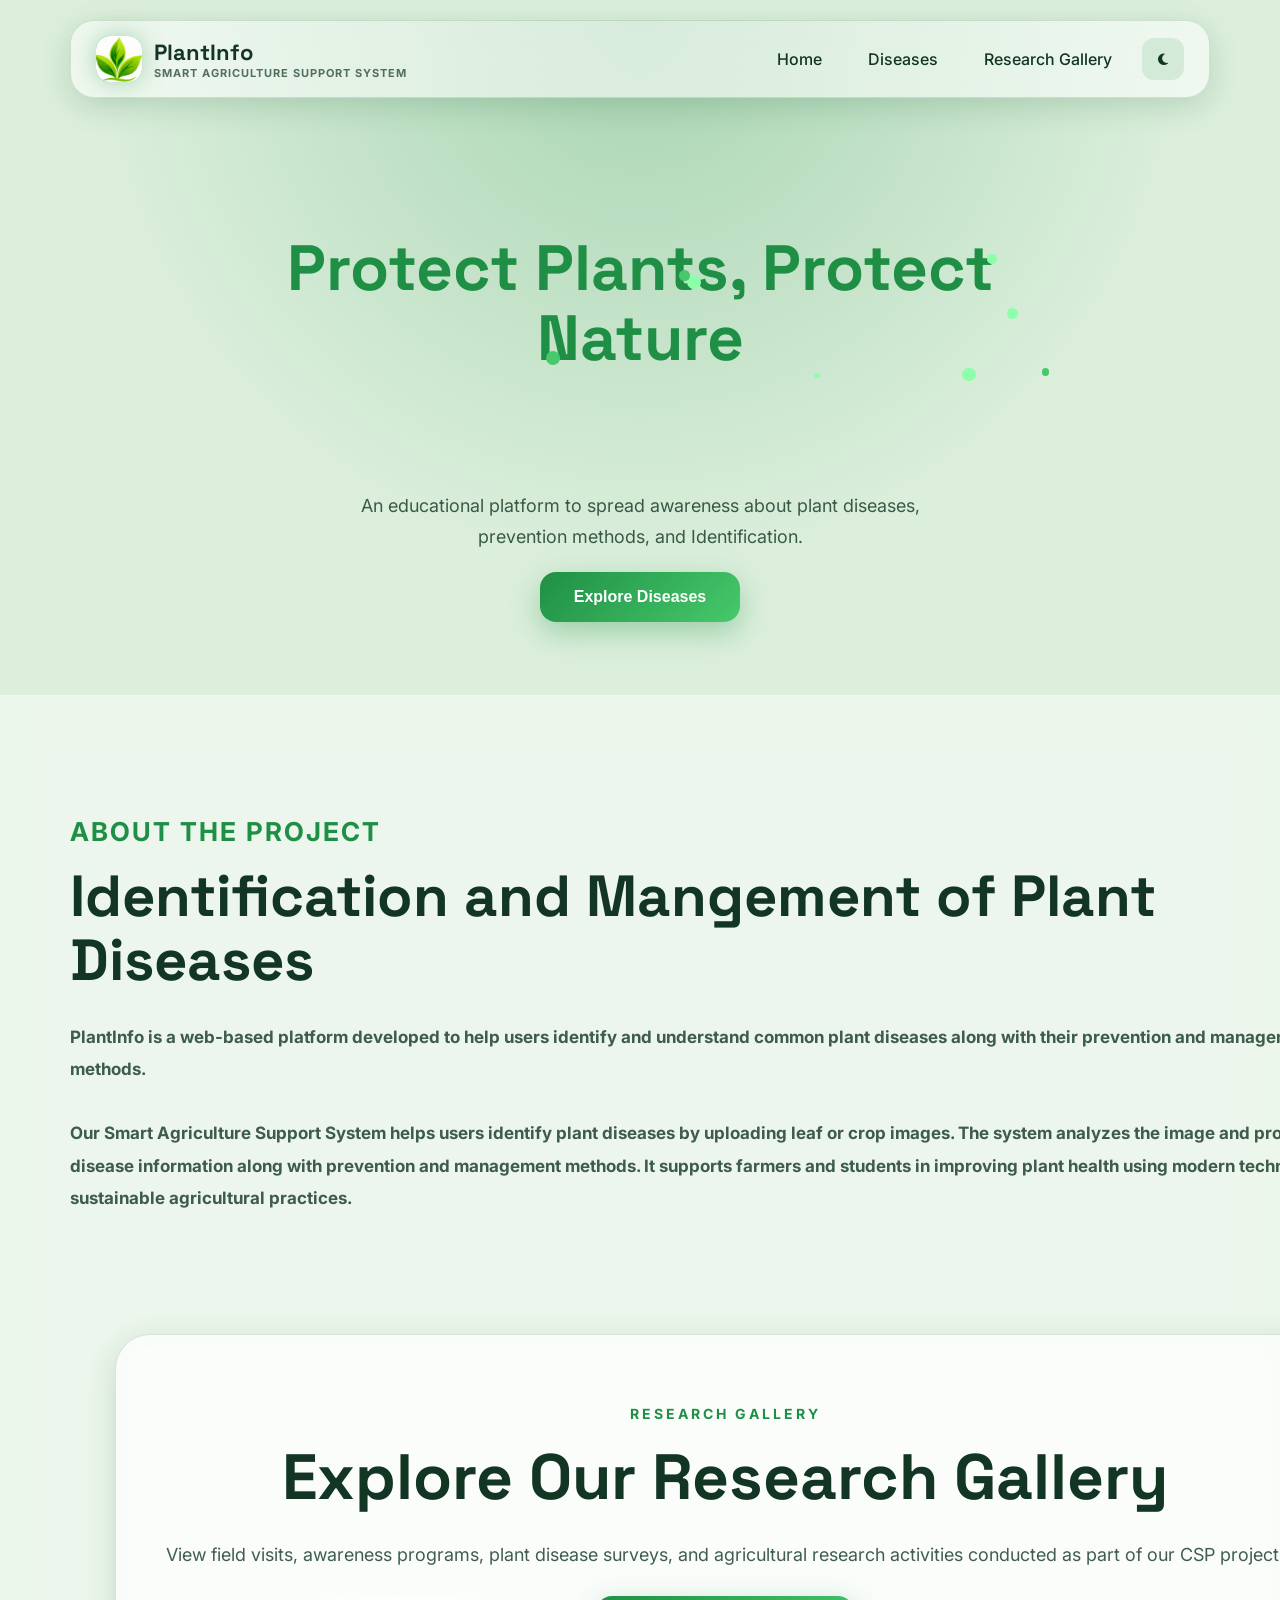
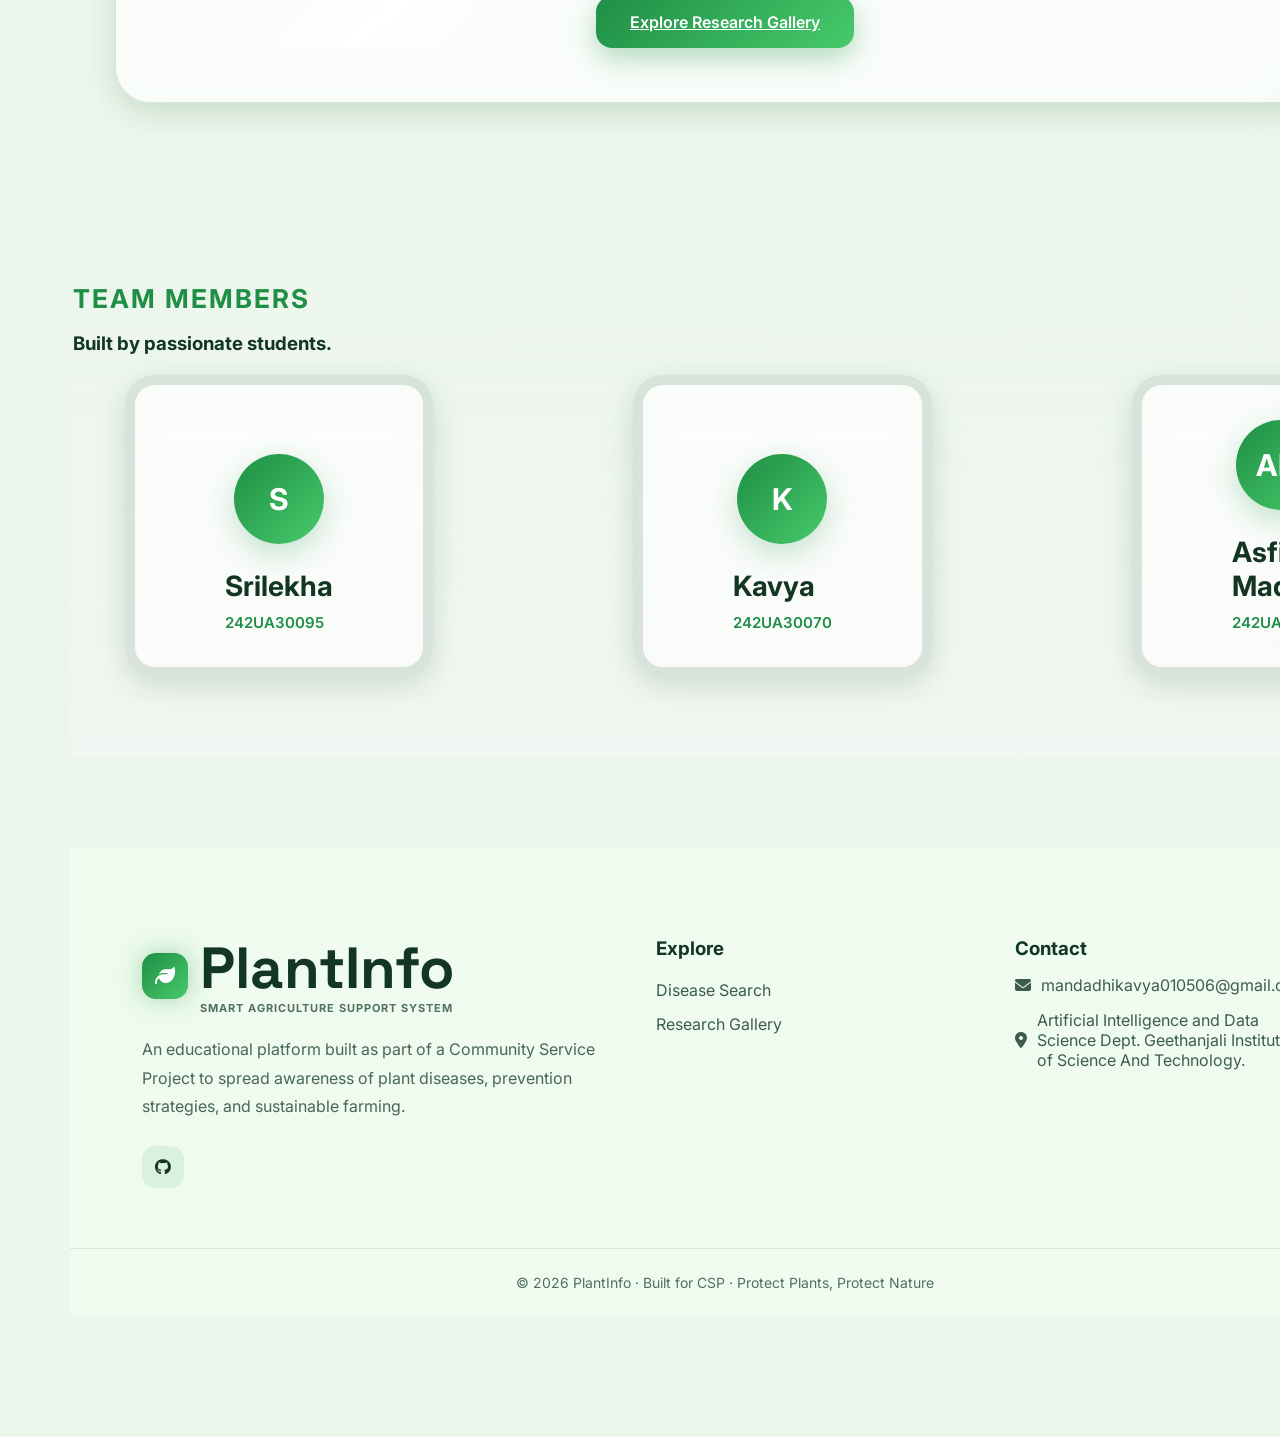
<file: index.html>
<!DOCTYPE html>
<html lang="en">
<head>
  <meta charset="UTF-8" />
  <meta name="viewport" content="width=device-width, initial-scale=1.0"/>
  <title>PlantInfo</title>

  <!-- CSS -->
  <link rel="stylesheet" href="style.css">

  <!-- Icons -->
  <link
    rel="stylesheet"
    href="https://cdnjs.cloudflare.com/ajax/libs/font-awesome/6.5.1/css/all.min.css"
  />
</head>


<body>

  <!-- Navbar -->
  <header class="header">

    <nav class="navbar">

      <div class="logo">

<div class="logo-icon">
  <img src="logo.jpeg" alt="Logo">
</div>
        <div>
          <h2>PlantInfo</h2>
          <p><b>Smart Agriculture Support System</b></p>
        </div>

      </div>

      <ul class="nav-links" id="navLinks">

        <li><a href="index.html">Home</a></li>
        <li><a href="disease.html">Diseases</a></li>
<li><a href="gallery.html">Research Gallery</a></li>
        <button id="themeToggle" class="theme-btn">
          <i class="fa-solid fa-moon"></i>
        </button>

      </ul>

      <button class="menu-btn" id="menuBtn">
        <i class="fa-solid fa-bars"></i>
      </button>

    </nav>

  </header>


  <!-- HERO SECTION -->

  <section class="hero">

<div class="sparkles-container">

  <h1 class="sparkles-text" id="sparklesText">
    Protect Plants, Protect Nature
  </h1>
</div>
    <p>
      An educational platform to spread awareness about plant diseases,
      prevention methods, and Identification.
    </p>
<br>
    <button class="shiny-btn" onclick="window.location.href='disease.html'">
  Explore Diseases
</button>

  </section>



  <!-- ABOUT PROJECT SECTION -->

<section class="about-section">

  <div class="about-container">

    <!-- LEFT CONTENT -->

    <div class="about-content">

      <p class="about-tag">
        ABOUT THE PROJECT
      </p>

      
       <h2>Identification and Mangement of Plant Diseases</h2>
      

      <p class="about-text">
     <b>
        PlantInfo is a web-based platform developed to help users identify 
    and understand common plant diseases along with their prevention 
    and management methods.
    <br><br>
  Our Smart Agriculture Support System helps users identify plant diseases 
  by uploading leaf or crop images. The system analyzes the image and 
  provides disease information along with prevention and management methods. 
  It supports farmers and students in improving plant health 
  using modern technology and sustainable agricultural practices.

    </b>
<br>
    
      </p>

      <section class="explore-gallery">

  <div class="explore-content">

    <p>RESEARCH GALLERY</p>

    <h2>
      Explore Our Research Gallery
    </h2>

    <span>
      View field visits, awareness programs,
      plant disease surveys, and agricultural
      research activities conducted as part
      of our CSP project.
    </span>

 <a href="gallery.html" class="shiny-btn">
  Explore Research Gallery
</a>

  </div>

</section>

      <!-- TEAM SECTION -->

<section class="team-section">

  <div class="about-content">

      <p class="about-tag">
        TEAM MEMBERS
      </p>

    <h3>
      Built by passionate students.
    </h3>

  </div>

<br>
  <div class="team-grid">
    

    <!-- MEMBER 1 -->

    <div class="team-card">

      <div class="team-avatar">
        S
      </div>

      <h3>Srilekha</h3>

      <span>242UA30095</span>

    </div>


    <!-- MEMBER 2 -->

    <div class="team-card">

      <div class="team-avatar">
        K
      </div>

      <h3>Kavya</h3>

      <span>242UA30070</span>

    </div>


    <!-- MEMBER 3 -->

    <div class="team-card">

      <div class="team-avatar">
        AM
      </div>

      <h3>Asfiya Madani</h3>

      <span>242UA30081</span>

    </div>

  </div>

</section>

  <!-- FOOTER -->

  <footer class="footer">

    <div class="footer-container">

      <div class="footer-about">

        <div class="logo">

          <div class="logo-icon">
            <i class="fa-solid fa-leaf"></i>
          </div>

          <div>
            <h2>PlantInfo</h2>
            <p><b>Smart Agriculture Support System</b></p>
          </div>

        </div>

        <p class="footer-text">
          An educational platform built as part of a Community Service Project
          to spread awareness of plant diseases, prevention strategies,
          and sustainable farming.
        </p>

        <div class="social-icons">

          <a href="#">
            <i class="fa-brands fa-github"></i>
          </a>

        </div>

      </div>


      <div class="footer-links">

        <h3>Explore</h3>

        <ul>
        <br>
          <li><a href="#">Disease Search</a></li>
          <li><a href="#">Research Gallery</a></li>

        </ul>

      </div>


      <div class="footer-contact">

        <h3>Contact</h3>

        <p>
          <i class="fa-solid fa-envelope"></i>
          mandadhikavya010506@gmail.com
        </p>

        <p>
          <i class="fa-solid fa-location-dot"></i>
          Artificial Intelligence and Data Science Dept.
          Geethanjali Institute of Science And Technology.
        </p>

      </div>

    </div>

    <div class="footer-bottom">
      © 2026 PlantInfo · Built for CSP · Protect Plants, Protect Nature
    </div>

  </footer>



  <!-- BACK TO TOP -->

  <button id="backToTop" class="back-to-top">
    ↑
  </button>
<script src="script.js"></script>
</body>
</html>
</file>
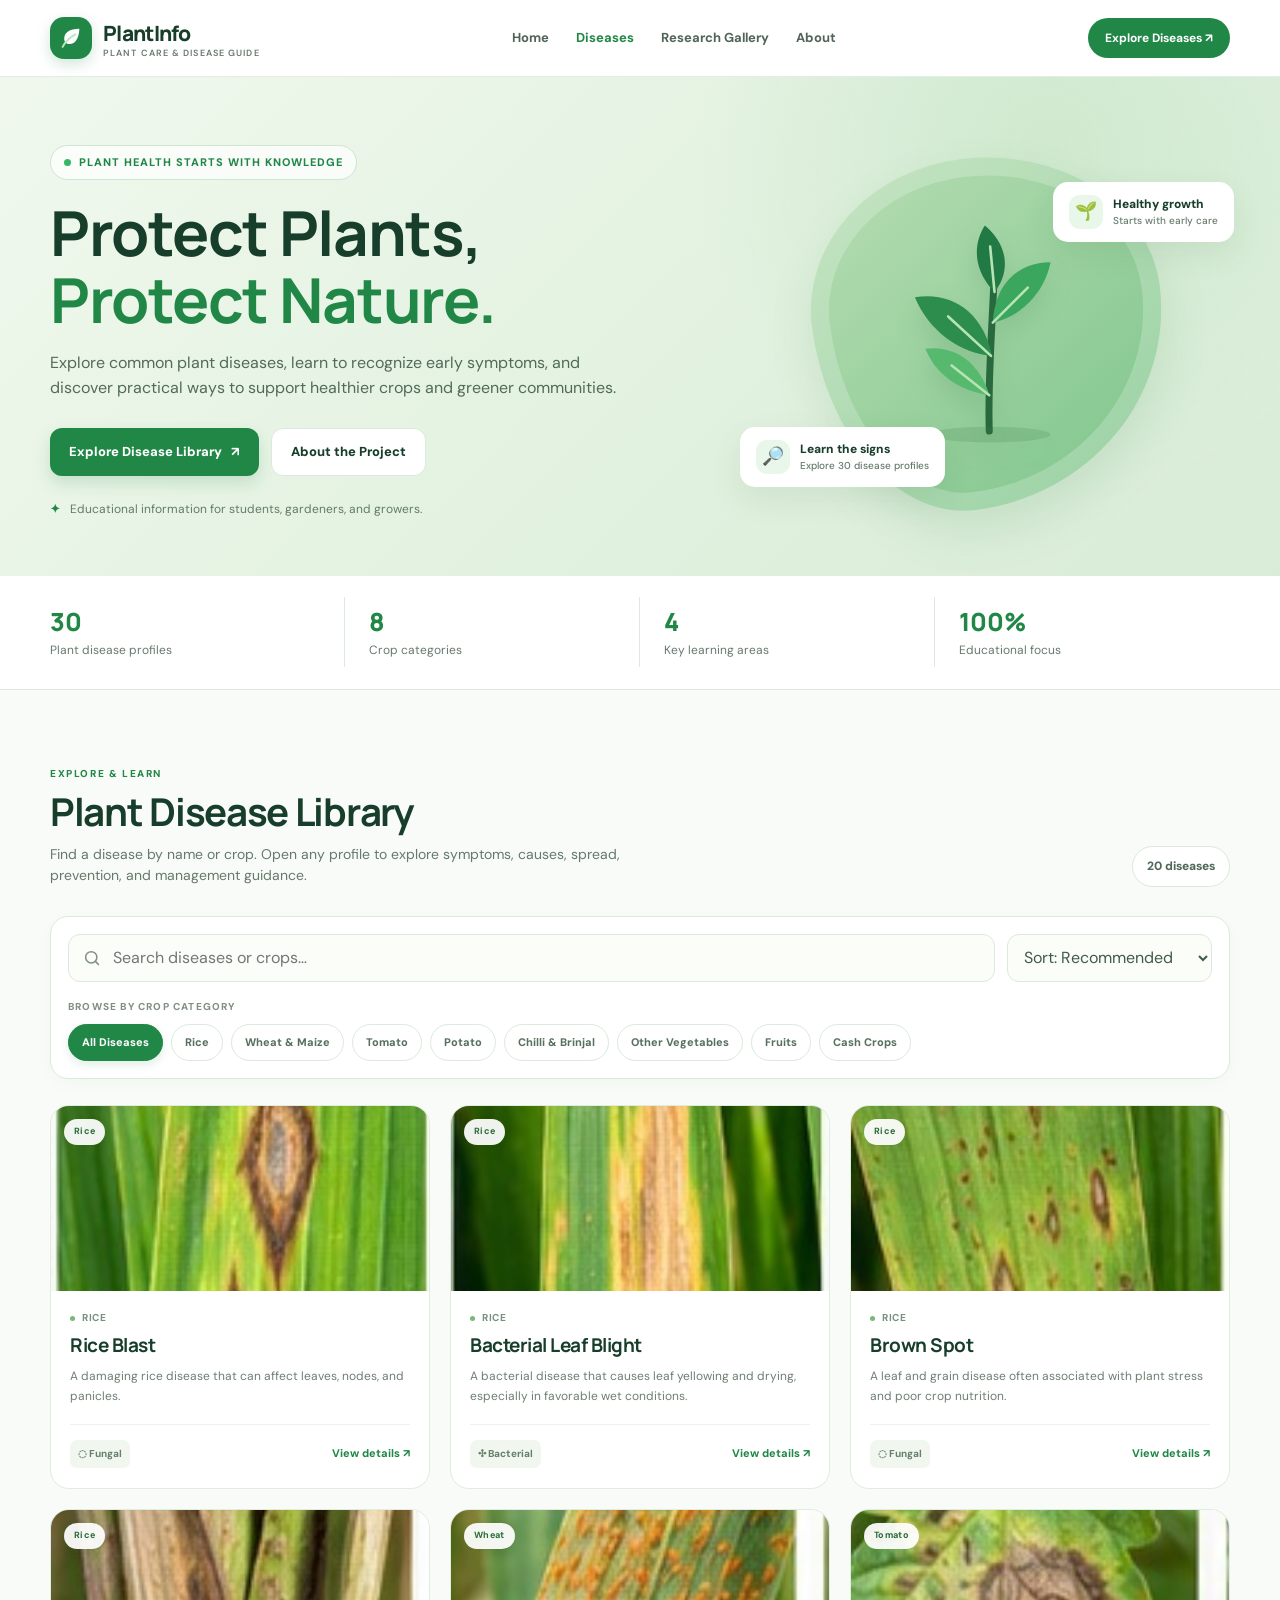
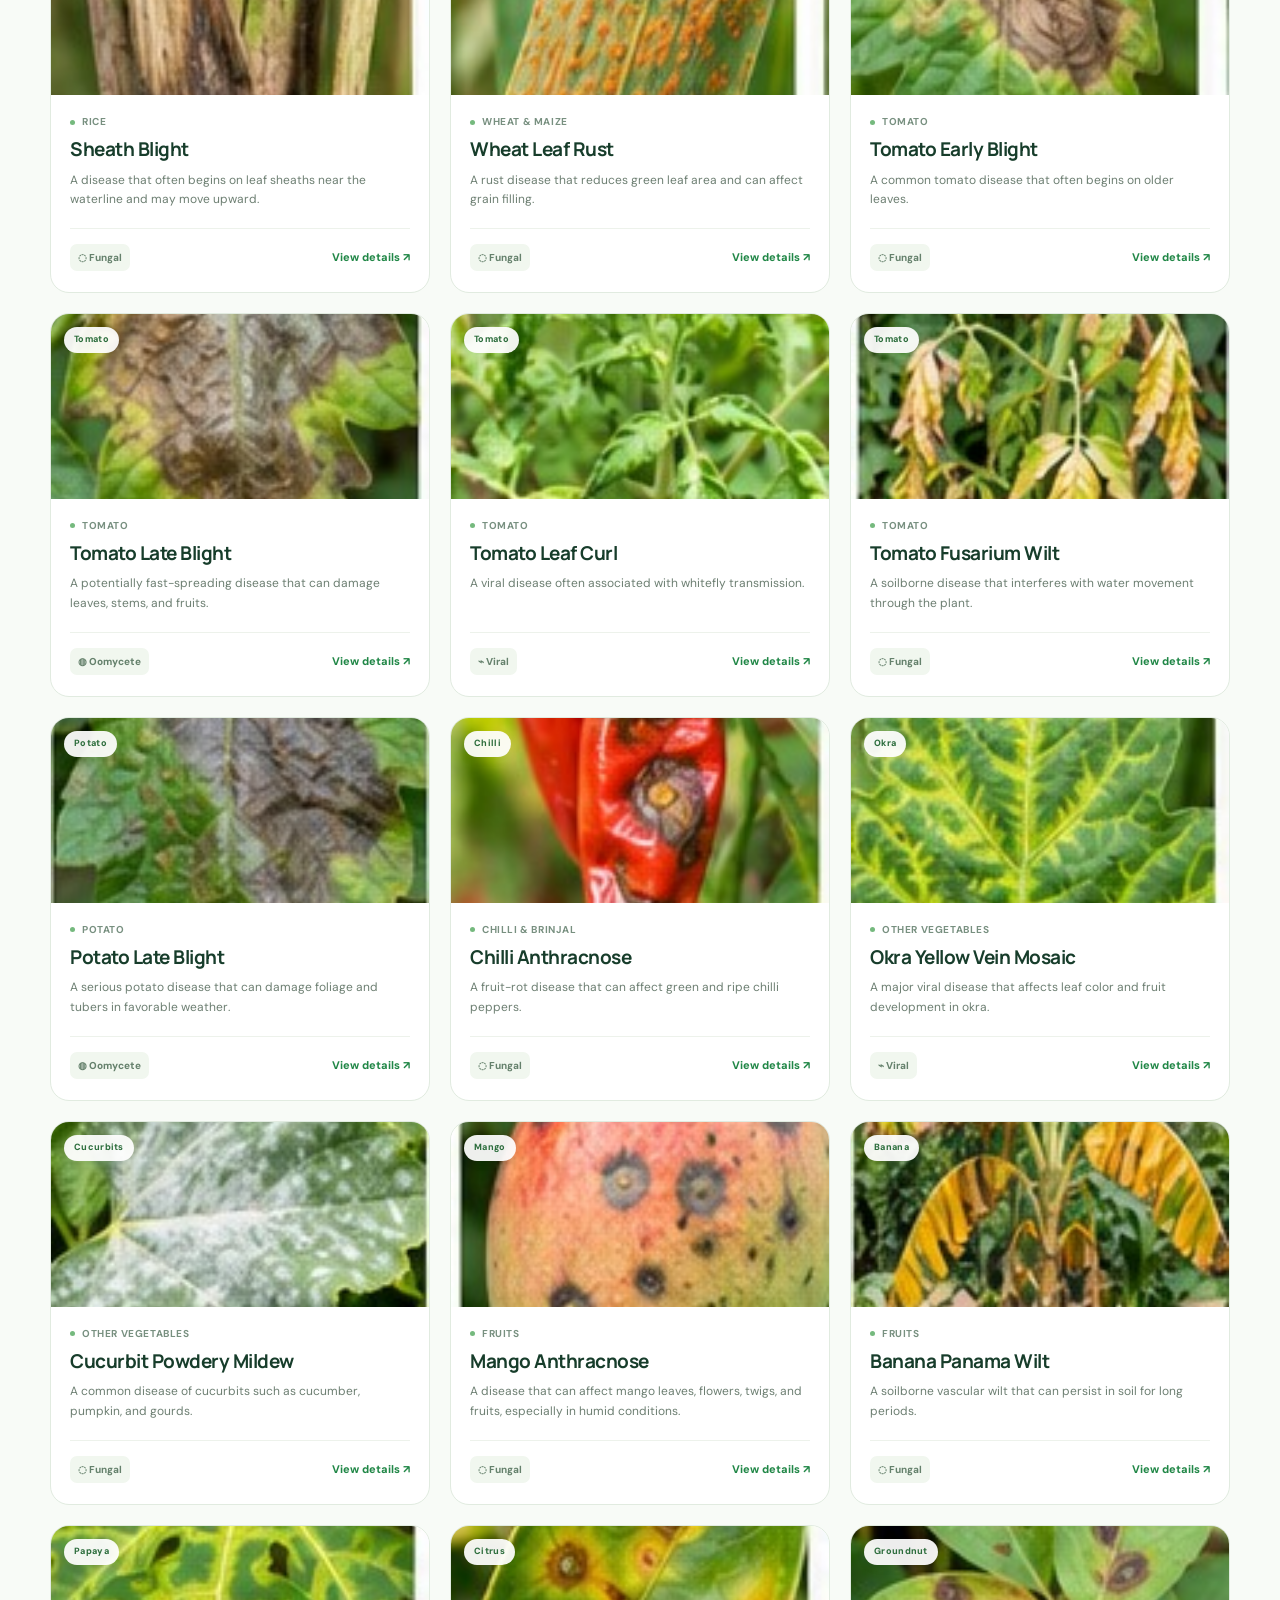
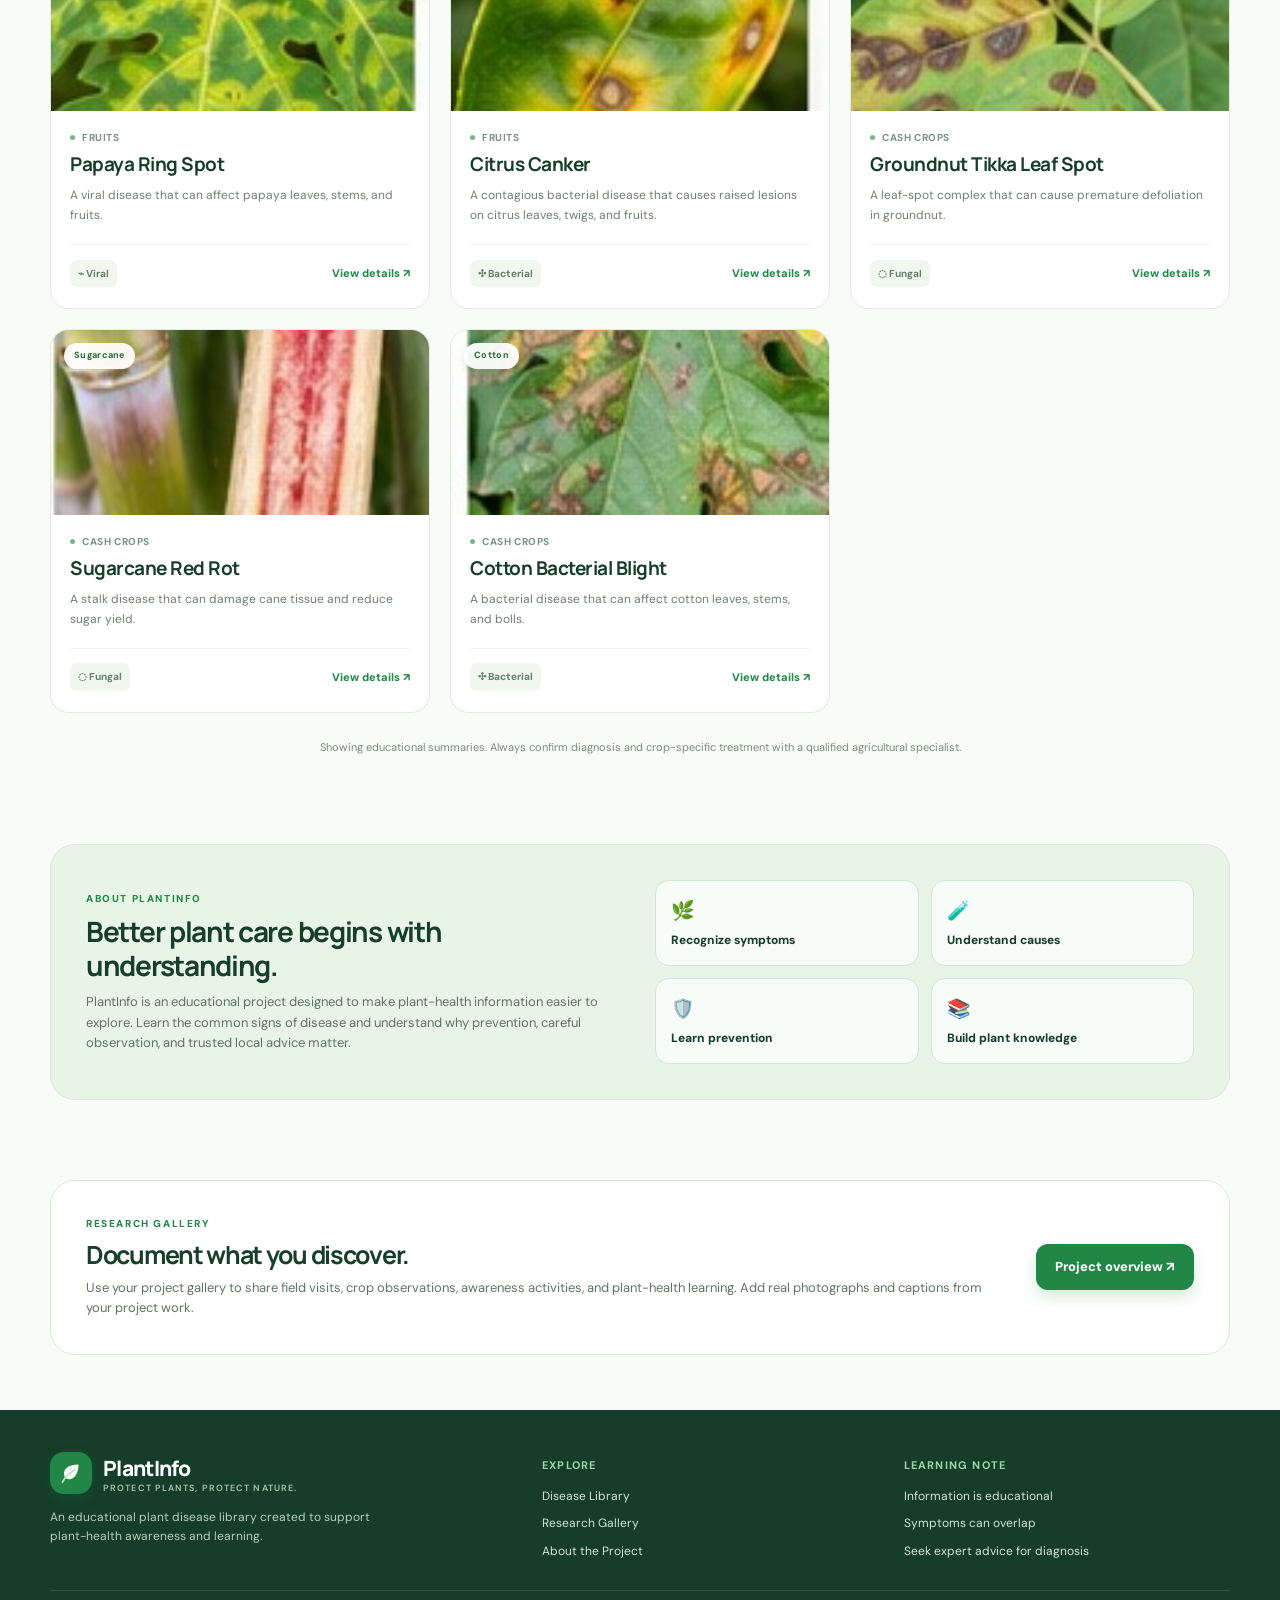
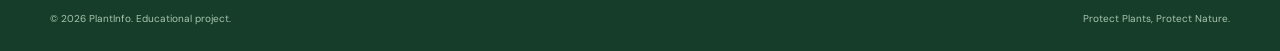
<file: disease.html>
<!DOCTYPE html>
<html lang="en">
<head>
<meta charset="UTF-8" />
<meta name="viewport" content="width=device-width, initial-scale=1.0" />
<meta name="theme-color" content="#218747" />
<meta name="description" content="PlantInfo Plant Disease Library: explore plant diseases, symptoms, prevention, and management." />
<title>PlantInfo | Plant Disease Library</title>
<link rel="preconnect" href="https://fonts.googleapis.com">
<link rel="preconnect" href="https://fonts.gstatic.com" crossorigin>
<link href="https://fonts.googleapis.com/css2?family=DM+Sans:wght@400;500;600;700&family=Manrope:wght@400;500;600;700;800&display=swap" rel="stylesheet">
<style>
:root{--green:#218747;--green-dark:#155b31;--green-bright:#36b765;--mint:#eaf5e9;--mint2:#f5faf3;--ink:#173d2b;--muted:#66796c;--line:#dce9dc;--white:#fff;--shadow:0 12px 32px rgba(29,85,49,.09);--radius:20px}
*{box-sizing:border-box}html{scroll-behavior:smooth}body{margin:0;background:#f8fbf7;color:var(--ink);font-family:"DM Sans",sans-serif;line-height:1.55}button,input,select{font:inherit}button,a{-webkit-tap-highlight-color:transparent}a{color:inherit;text-decoration:none}.wrap{width:min(1180px,calc(100% - 40px));margin:auto}
.topbar{position:sticky;top:0;z-index:20;background:rgba(255,255,255,.92);backdrop-filter:blur(16px);border-bottom:1px solid rgba(220,233,220,.8)}
.nav{height:76px;display:flex;align-items:center;justify-content:space-between;gap:24px}.brand{display:flex;align-items:center;gap:11px;font-family:Manrope,sans-serif;font-size:21px;font-weight:800;letter-spacing:-.7px}.brand-mark{width:42px;height:42px;border-radius:14px;background:var(--green);display:grid;place-items:center;color:white;box-shadow:0 5px 14px #21874735}.brand small{display:block;font:600 9px "DM Sans",sans-serif;letter-spacing:1.1px;color:var(--muted);text-transform:uppercase;margin-top:-2px}.navlinks{display:flex;align-items:center;gap:27px;font-size:13px;font-weight:700;color:#506458}.navlinks a:hover,.navlinks a.active{color:var(--green)}.nav-cta{background:var(--green);color:white;padding:11px 17px;border-radius:999px;font-size:12px;font-weight:700}.mobile-menu{display:none;border:1px solid var(--line);background:white;border-radius:10px;padding:9px 12px}
.hero{background:radial-gradient(circle at 82% 15%,#cfe9ce 0,transparent 31%),linear-gradient(135deg,#f0f8ed,#e1f1df 60%,#d8ecd7);padding:68px 0 58px;overflow:hidden;position:relative}.hero-grid{display:grid;grid-template-columns:1.15fr .85fr;align-items:center;gap:45px}.eyebrow{display:inline-flex;align-items:center;gap:8px;background:#ffffffb8;color:var(--green);border:1px solid #cfe5cf;border-radius:999px;padding:8px 13px;font-size:11px;font-weight:800;letter-spacing:1px;text-transform:uppercase}.eyebrow span{width:7px;height:7px;border-radius:50%;background:var(--green-bright)}h1,h2,h3,p{margin-top:0}h1,h2,h3{font-family:Manrope,sans-serif;letter-spacing:-1.3px}h1{font-size:clamp(38px,5vw,62px);line-height:1.08;margin:20px 0 17px;max-width:680px}h1 em{font-style:normal;color:var(--green)}.hero p{font-size:16px;color:#526b59;max-width:580px;margin-bottom:27px}.hero-actions{display:flex;gap:12px;flex-wrap:wrap}.btn{border:0;cursor:pointer;display:inline-flex;align-items:center;justify-content:center;gap:9px;padding:13px 19px;border-radius:12px;font-weight:800;font-size:13px;transition:.2s}.btn-primary{background:var(--green);color:white;box-shadow:0 7px 16px #2187472e}.btn-primary:hover{background:var(--green-dark);transform:translateY(-2px)}.btn-secondary{background:white;color:var(--ink);border:1px solid var(--line)}.btn-secondary:hover{border-color:var(--green);transform:translateY(-2px)}.hero-note{display:flex;align-items:center;gap:10px;margin-top:24px;color:#637b68;font-size:12px}.hero-note b{color:var(--green)}.hero-art{min-height:330px;position:relative;display:grid;place-items:center}.plant-blob{width:min(350px,90%);aspect-ratio:1;border-radius:48% 52% 60% 40% / 42% 43% 57% 58%;background:linear-gradient(145deg,#b7ddb3,#7ec58b);position:relative;display:grid;place-items:center;transform:rotate(-7deg);box-shadow:inset 0 0 0 18px #ffffff35,0 22px 45px #478d4b25}.plant-blob svg{width:75%;height:75%;transform:rotate(7deg);filter:drop-shadow(0 12px 12px #29663b25)}.float-card{position:absolute;background:white;padding:13px 16px;border-radius:15px;box-shadow:var(--shadow);font-size:12px;font-weight:800;display:flex;align-items:center;gap:10px}.float-card span{display:grid;place-items:center;width:34px;height:34px;background:#e8f7e9;border-radius:11px;font-size:18px}.float-card.one{top:25px;right:-4px}.float-card.two{bottom:20px;left:-8px}.float-card small{display:block;font-size:10px;color:var(--muted);font-weight:500}
.stats{margin-top:-1px;background:white;border-bottom:1px solid var(--line)}.stats-grid{display:grid;grid-template-columns:repeat(4,1fr);padding:22px 0}.stat{padding:7px 24px;border-right:1px solid var(--line)}.stat:first-child{padding-left:0}.stat:last-child{border:0}.stat strong{font:800 25px Manrope,sans-serif;color:var(--green)}.stat span{display:block;color:var(--muted);font-size:12px;margin-top:2px}
.library{padding:76px 0 88px}.section-top{display:flex;justify-content:space-between;align-items:end;gap:24px;margin-bottom:29px}.section-kicker{font-size:10px;color:var(--green);font-weight:800;letter-spacing:1.6px;text-transform:uppercase;margin-bottom:9px}.section-top h2{font-size:clamp(28px,3vw,39px);line-height:1.15;margin-bottom:9px}.section-top p{color:var(--muted);font-size:14px;max-width:620px;margin-bottom:0}.result-pill{white-space:nowrap;border:1px solid var(--line);background:white;border-radius:999px;padding:10px 14px;font-size:12px;font-weight:800;color:#4f6956}
.controls{background:white;border:1px solid var(--line);border-radius:18px;padding:17px;box-shadow:0 5px 20px #244c2c06;margin-bottom:26px}.search-row{display:grid;grid-template-columns:1fr 205px;gap:12px}.searchbox{position:relative}.searchbox svg{position:absolute;left:15px;top:50%;transform:translateY(-50%);color:#809184}.searchbox input{width:100%;height:48px;border:1px solid var(--line);border-radius:12px;background:#fbfdf9;padding:0 44px 0 44px;outline:none;color:var(--ink)}.searchbox input:focus,select:focus{border-color:#69b77b;box-shadow:0 0 0 3px #21874714}.clear-search{position:absolute;right:12px;top:50%;transform:translateY(-50%);border:0;background:transparent;color:#708174;cursor:pointer;font-size:19px;display:none}.clear-search.show{display:block}select{height:48px;border:1px solid var(--line);border-radius:12px;background:#fbfdf9;color:#415b48;padding:0 12px;outline:none}.filter-label{font-size:10px;letter-spacing:1.2px;text-transform:uppercase;color:#819083;font-weight:800;margin:17px 0 10px}.chips{display:flex;gap:8px;flex-wrap:wrap}.chip{border:1px solid var(--line);background:#fff;color:#587060;border-radius:999px;padding:9px 13px;font-size:11px;font-weight:800;cursor:pointer;transition:.18s}.chip:hover{border-color:#9dcc9f;color:var(--green)}.chip.active{background:var(--green);border-color:var(--green);color:white;box-shadow:0 4px 10px #21874722}
.disease-grid{display:grid;grid-template-columns:repeat(3,minmax(0,1fr));gap:20px}.disease-card{background:white;border:1px solid #e1ebe0;border-radius:19px;overflow:hidden;transition:transform .22s,box-shadow .22s,border-color .22s;display:flex;flex-direction:column;min-width:0}.disease-card:hover{transform:translateY(-5px);box-shadow:var(--shadow);border-color:#c7e1c8}.card-image{height:185px;position:relative;overflow:hidden;background:linear-gradient(140deg,#dcefd9,#b9dcb6)}.card-image img{width:100%;height:100%;object-fit:cover;display:block;transition:transform .5s}.disease-card:hover .card-image img{transform:scale(1.04)}.image-placeholder{width:100%;height:100%;display:grid;place-items:center;background:radial-gradient(circle at 25% 20%,#f4faee,#d7ead3);color:#4d995f}.image-placeholder svg{width:85px;height:85px}.crop-tag{position:absolute;top:13px;left:13px;background:#ffffffed;color:#2c6d3c;border-radius:999px;padding:6px 10px;font-size:9px;font-weight:800;letter-spacing:.3px;box-shadow:0 3px 8px #123d1a13}.card-body{padding:19px;display:flex;flex-direction:column;flex:1}.card-meta{display:flex;align-items:center;gap:7px;color:#789080;font-size:10px;font-weight:700;text-transform:uppercase;letter-spacing:.6px;margin-bottom:8px}.dot{width:5px;height:5px;border-radius:50%;background:#75b97e}.card-body h3{font-size:19px;line-height:1.25;letter-spacing:-.5px;margin-bottom:9px}.card-body p{color:#6d7f72;font-size:12px;line-height:1.65;margin-bottom:18px;flex:1}.card-bottom{border-top:1px solid #edf2eb;padding-top:13px;display:flex;align-items:center;justify-content:space-between;gap:10px}.pathogen{font-size:10px;font-weight:800;color:#65816c;background:#f1f7ef;border-radius:7px;padding:6px 8px}.details-btn{border:0;background:transparent;color:var(--green);font-size:11px;font-weight:800;cursor:pointer;padding:7px 0}.details-btn:hover{color:var(--green-dark)}.empty{grid-column:1/-1;text-align:center;background:white;border:1px dashed #bfd8bf;border-radius:20px;padding:60px 20px}.empty .emoji{font-size:36px;margin-bottom:12px}.empty h3{margin-bottom:7px}.empty p{color:var(--muted);font-size:13px}.pagination-note{text-align:center;color:#7a8c7d;font-size:11px;margin-top:26px}
.info-band{padding:0 0 80px}.info-panel{background:#e8f4e6;border:1px solid #d8ead6;border-radius:25px;padding:35px;display:grid;grid-template-columns:1fr 1fr;gap:30px;align-items:center}.info-panel h2{font-size:28px;line-height:1.2;margin-bottom:10px}.info-panel p{font-size:13px;color:#5e7662;margin-bottom:0}.info-points{display:grid;grid-template-columns:1fr 1fr;gap:12px}.info-point{background:#ffffffb8;border:1px solid #d4e7d2;border-radius:14px;padding:15px;font-size:12px;font-weight:800}.info-point span{display:block;font-size:19px;margin-bottom:6px}
.footer{background:#153d29;color:#dceee0;padding:42px 0 24px}.footer-grid{display:grid;grid-template-columns:1.4fr 1fr 1fr;gap:35px;padding-bottom:30px}.footer .brand{color:white}.footer .brand small{color:#a7c6ad}.footer p{color:#b7cfbc;font-size:12px;max-width:340px;margin:14px 0 0}.footer h4{font-size:11px;text-transform:uppercase;letter-spacing:1.2px;color:#9fd4a9;margin:5px 0 13px}.footer-links{display:grid;gap:9px;color:#d2e6d5;font-size:12px}.footer-links a:hover{color:white}.copyright{border-top:1px solid #ffffff20;padding-top:20px;display:flex;justify-content:space-between;gap:15px;color:#a9c5ae;font-size:10px}
.modal-backdrop{position:fixed;inset:0;background:#0d2419a6;z-index:50;display:none;align-items:center;justify-content:center;padding:20px;backdrop-filter:blur(5px)}.modal-backdrop.open{display:flex}.modal{background:#fff;width:min(760px,100%);max-height:min(88vh,900px);overflow:auto;border-radius:24px;box-shadow:0 30px 80px #0c281c55;animation:pop .18s ease-out}.modal-head{height:210px;position:relative;background:linear-gradient(135deg,#dff0dc,#b9ddb6);overflow:hidden}.modal-head img{width:100%;height:100%;object-fit:cover}.modal-head .image-placeholder svg{width:100px;height:100px}.modal-close{position:absolute;right:14px;top:14px;width:38px;height:38px;border:0;border-radius:50%;background:#ffffffed;color:#244b30;font-size:24px;cursor:pointer}.modal-content{padding:28px}.modal-kicker{color:var(--green);font-size:10px;font-weight:800;letter-spacing:1.4px;text-transform:uppercase;margin-bottom:8px}.modal-content h2{font-size:31px;margin-bottom:9px;line-height:1.15}.modal-summary{color:#667a6a;font-size:14px;margin-bottom:23px}.detail-grid{display:grid;grid-template-columns:1fr 1fr;gap:13px}.detail-section{border:1px solid var(--line);border-radius:15px;padding:17px;background:#fcfefb}.detail-section.full{grid-column:1/-1}.detail-section h3{font-size:13px;letter-spacing:-.2px;margin-bottom:8px;display:flex;gap:8px;align-items:center}.detail-section p,.detail-section li{font-size:12px;color:#617365;line-height:1.7}.detail-section p{margin-bottom:0}.detail-section ul{margin:0;padding-left:18px}.detail-section li+li{margin-top:5px}.disclaimer{margin-top:17px;padding:13px 15px;background:#fff8e7;border:1px solid #f1e4bf;border-radius:12px;font-size:11px;color:#77643b}.modal-footer{display:flex;justify-content:flex-end;margin-top:20px}
@keyframes pop{from{opacity:0;transform:translateY(8px) scale(.99)}to{opacity:1;transform:translateY(0) scale(1)}}
@media(max-width:900px){.hero-grid{grid-template-columns:1fr .75fr;gap:20px}.hero-art{min-height:270px}.disease-grid{grid-template-columns:repeat(2,minmax(0,1fr))}.navlinks{gap:16px}.section-top{align-items:start}.info-panel{grid-template-columns:1fr}.footer-grid{grid-template-columns:1.3fr 1fr 1fr}}
@media(max-width:650px){.wrap{width:min(100% - 28px,1180px)}.nav{height:67px}.brand{font-size:19px}.brand-mark{width:38px;height:38px}.navlinks{display:none;position:absolute;top:66px;left:14px;right:14px;padding:18px;background:white;border:1px solid var(--line);border-radius:15px;box-shadow:var(--shadow);flex-direction:column;align-items:stretch;gap:0}.navlinks.open{display:flex}.navlinks a{padding:12px 7px}.nav-cta{display:none}.mobile-menu{display:block}.hero{padding:46px 0 36px}.hero-grid{grid-template-columns:1fr}.hero-art{min-height:250px;max-width:400px;width:100%;margin:0 auto}.plant-blob{width:250px}.float-card.one{right:0;top:5px}.float-card.two{left:0;bottom:5px}h1{font-size:42px;margin-top:16px}.hero p{font-size:14px}.stats-grid{grid-template-columns:repeat(2,1fr);padding:12px 0}.stat{padding:12px 15px;border-bottom:1px solid var(--line)}.stat:nth-child(2){border-right:0}.stat:nth-child(3){padding-left:0;border-bottom:0}.stat:last-child{border-bottom:0}.stat strong{font-size:22px}.library{padding:52px 0 58px}.section-top{display:block}.result-pill{display:inline-block;margin-top:15px}.search-row{grid-template-columns:1fr}.controls{padding:13px}.disease-grid{grid-template-columns:1fr;gap:15px}.card-image{height:210px}.info-band{padding-bottom:55px}.info-panel{padding:23px 18px}.info-panel h2{font-size:25px}.info-points{gap:8px}.info-point{padding:12px}.footer-grid{grid-template-columns:1fr 1fr;gap:25px}.footer-grid>div:first-child{grid-column:1/-1}.copyright{flex-direction:column}.modal-backdrop{padding:10px}.modal{border-radius:18px;max-height:94vh}.modal-head{height:175px}.modal-content{padding:20px}.modal-content h2{font-size:26px}.detail-grid{grid-template-columns:1fr}.detail-section.full{grid-column:auto}}
@media(prefers-reduced-motion:reduce){*,*::before,*::after{scroll-behavior:auto!important;animation:none!important;transition:none!important}}
</style>
</head>
<body>
<header class="topbar">
  <div class="wrap nav">
    <a class="brand" href="#home" aria-label="PlantInfo home"><span class="brand-mark"><svg width="25" height="25" viewBox="0 0 24 24" fill="none" aria-hidden="true"><path d="M19.5 3.5C10 3.5 5 7.2 5 13.1c0 3.1 2.1 5.2 5 5.2 6.1 0 9.5-7.1 9.5-14.8Z" fill="white"/><path d="M3.5 21c3.1-6 6.6-8.8 12.2-12" stroke="#b9e7c2" stroke-width="1.8" stroke-linecap="round"/></svg></span><span>PlantInfo<small>Plant care & disease guide</small></span></a>
<nav class="navlinks" id="navlinks">
  <a href="index.html">Home</a>
  <a class="active" href="disease.html#library">Diseases</a>
  <a href="gallery.html">Research Gallery</a>
  <a href="disease.html#about">About</a>
</nav>    <a class="nav-cta" href="#library">Explore Diseases <span aria-hidden="true">↗</span></a>
    <button class="mobile-menu" id="mobileMenu" aria-label="Toggle navigation" aria-expanded="false">☰</button>
  </div>
</header>

<main>
<section class="hero" id="home">
  <div class="wrap hero-grid">
    <div>
      <div class="eyebrow"><span></span> Plant health starts with knowledge</div>
      <h1>Protect Plants,<br><em>Protect Nature.</em></h1>
      <p>Explore common plant diseases, learn to recognize early symptoms, and discover practical ways to support healthier crops and greener communities.</p>
      <div class="hero-actions"><a class="btn btn-primary" href="#library">Explore Disease Library <span>↗</span></a><a class="btn btn-secondary" href="#about">About the Project</a></div>
      <div class="hero-note"><b>✦</b> Educational information for students, gardeners, and growers.</div>
    </div>
    <div class="hero-art" aria-label="Decorative illustration of a healthy green plant">
      <div class="plant-blob"><svg viewBox="0 0 300 300" fill="none" aria-hidden="true"><path d="M150 263C148 209 153 152 156 76" stroke="#286a3d" stroke-width="8" stroke-linecap="round"/><path d="M153 177C117 174 81 149 65 110C106 103 143 126 153 177Z" fill="#2d8d4d"/><path d="M154 139C184 133 213 106 220 70C183 70 156 95 154 139Z" fill="#3ba65d"/><path d="M150 222C116 217 89 199 77 169C112 164 140 187 150 222Z" fill="#57b96e"/><path d="M156 104C133 81 130 51 145 28C171 50 175 80 156 104Z" fill="#217943"/><path d="M152 177L103 132M154 139L194 99M150 222L107 188M156 104L151 52" stroke="#b6e4b5" stroke-width="3" stroke-linecap="round"/><ellipse cx="151" cy="267" rx="69" ry="9" fill="#397c43" opacity=".18"/></svg></div>
      <div class="float-card one"><span>🌱</span><div>Healthy growth<small>Starts with early care</small></div></div>
      <div class="float-card two"><span>🔎</span><div>Learn the signs<small>Explore 30 disease profiles</small></div></div>
    </div>
  </div>
</section>

<section class="stats" aria-label="Library highlights"><div class="wrap stats-grid">
  <div class="stat"><strong>30</strong><span>Plant disease profiles</span></div><div class="stat"><strong>8</strong><span>Crop categories</span></div><div class="stat"><strong>4</strong><span>Key learning areas</span></div><div class="stat"><strong>100%</strong><span>Educational focus</span></div>
</div></section>

<section class="library" id="library">
  <div class="wrap">
    <div class="section-top"><div><div class="section-kicker">Explore & learn</div><h2>Plant Disease Library</h2><p>Find a disease by name or crop. Open any profile to explore symptoms, causes, spread, prevention, and management guidance.</p></div><div class="result-pill" id="resultCount" aria-live="polite">30 diseases</div></div>
    <div class="controls">
      <div class="search-row">
        <div class="searchbox"><svg width="18" height="18" viewBox="0 0 24 24" fill="none" stroke="currentColor" stroke-width="2" aria-hidden="true"><circle cx="11" cy="11" r="7.5"/><path d="m16.5 16.5 4 4" stroke-linecap="round"/></svg><input type="search" id="searchInput" placeholder="Search diseases or crops…" aria-label="Search diseases or crops"><button class="clear-search" id="clearSearch" aria-label="Clear search">×</button></div>
        <select id="sortSelect" aria-label="Sort diseases"><option value="default">Sort: Recommended</option><option value="az">Name: A–Z</option><option value="za">Name: Z–A</option></select>
      </div>
      <div class="filter-label">Browse by crop category</div>
      <div class="chips" id="categoryFilters" aria-label="Disease categories"></div>
    </div>
    <div class="disease-grid" id="diseaseGrid"></div>
    <div class="pagination-note">Showing educational summaries. Always confirm diagnosis and crop-specific treatment with a qualified agricultural specialist.</div>
  </div>
</section>

<section class="info-band" id="about"><div class="wrap"><div class="info-panel">
  <div><div class="section-kicker">About PlantInfo</div><h2>Better plant care begins with understanding.</h2><p>PlantInfo is an educational project designed to make plant-health information easier to explore. Learn the common signs of disease and understand why prevention, careful observation, and trusted local advice matter.</p></div>
  <div class="info-points"><div class="info-point"><span>🌿</span>Recognize symptoms</div><div class="info-point"><span>🧪</span>Understand causes</div><div class="info-point"><span>🛡️</span>Learn prevention</div><div class="info-point"><span>📚</span>Build plant knowledge</div></div>
</div></div></section>
<section id="gallery" class="wrap" style="padding:0 0 55px"><div class="info-panel" style="background:#fff;grid-template-columns:1fr auto;align-items:center"><div><div class="section-kicker">Research gallery</div><h2 style="font-size:25px;margin-bottom:8px">Document what you discover.</h2><p>Use your project gallery to share field visits, crop observations, awareness activities, and plant-health learning. Add real photographs and captions from your project work.</p></div><a class="btn btn-primary" href="#about">Project overview ↗</a></div></section>
</main>

<footer class="footer"><div class="wrap"><div class="footer-grid">
  <div><a class="brand" href="#home"><span class="brand-mark"><svg width="24" height="24" viewBox="0 0 24 24" fill="none"><path d="M19.5 3.5C10 3.5 5 7.2 5 13.1c0 3.1 2.1 5.2 5 5.2 6.1 0 9.5-7.1 9.5-14.8Z" fill="white"/><path d="M3.5 21c3.1-6 6.6-8.8 12.2-12" stroke="#b9e7c2" stroke-width="1.8" stroke-linecap="round"/></svg></span><span>PlantInfo<small>Protect Plants, Protect Nature.</small></span></a><p>An educational plant disease library created to support plant-health awareness and learning.</p></div>
  <div><h4>Explore</h4><div class="footer-links"><a href="#library">Disease Library</a><a href="#gallery">Research Gallery</a><a href="#about">About the Project</a></div></div>
  <div><h4>Learning note</h4><div class="footer-links"><span>Information is educational</span><span>Symptoms can overlap</span><span>Seek expert advice for diagnosis</span></div></div>
</div><div class="copyright"><span>© <span id="year"></span> PlantInfo. Educational project.</span><span>Protect Plants, Protect Nature.</span></div></div></footer>

<div class="modal-backdrop" id="modalBackdrop" role="dialog" aria-modal="true" aria-labelledby="modalTitle">
  <article class="modal"><div class="modal-head" id="modalImage"></div><button class="modal-close" id="modalClose" aria-label="Close details">×</button><div class="modal-content" id="modalContent"></div></article>
</div>

<script>
const diseases = [
{id:1,name:"Rice Blast",crop:"Rice",category:"Rice",type:"Fungal",cause:"Magnaporthe oryzae (fungus).",summary:"A damaging rice disease that can affect leaves, nodes, and panicles.",symptoms:["Spindle- or diamond-shaped leaf lesions, often with pale centers and darker margins.","Infection at the neck or panicle can cause poorly filled grains."],spread:"Spores can move through air and splashing water; disease development is influenced by weather, crop density, and nitrogen management.",prevention:["Grow locally recommended resistant varieties where available.","Use balanced fertilizer and avoid excessive nitrogen.","Monitor fields and manage crop residues according to local guidance."],management:"Use integrated crop management and locally recommended measures. Ask an agricultural extension specialist about registered fungicides if disease risk is high.",image:"rice blast disease diamond shaped lesions rice leaf",alt:"Rice leaf showing blast-like lesions"},
{id:2,name:"Bacterial Leaf Blight",crop:"Rice",category:"Rice",type:"Bacterial",cause:"Xanthomonas oryzae pv. oryzae (bacterium).",summary:"A bacterial disease that causes leaf yellowing and drying, especially in favorable wet conditions.",symptoms:["Water-soaked streaks near leaf tips or edges that turn yellow and straw-colored.","Affected leaves may dry from the tip downward."],spread:"Bacteria can spread through rain, irrigation water, plant wounds, and contaminated plant material.",prevention:["Use resistant varieties suited to the area.","Keep field sanitation practices and avoid injuring plants unnecessarily.","Use balanced nitrogen and avoid excess fertilizer."],management:"Confirm the diagnosis and follow local extension advice. Do not rely on unverified pesticide claims; resistant varieties and crop management are important.",image:"rice bacterial leaf blight yellow leaf tip",alt:"Rice leaf with yellowing and blight symptoms"},
{id:3,name:"Brown Spot",crop:"Rice",category:"Rice",type:"Fungal",cause:"Bipolaris oryzae (fungus).",summary:"A leaf and grain disease often associated with plant stress and poor crop nutrition.",symptoms:["Round or oval brown spots, sometimes with yellow halos.","Spots can appear on leaves, leaf sheaths, and grains."],spread:"Fungal spores spread by wind, rain splash, and infected seed or crop residue.",prevention:["Use healthy seed and locally recommended varieties.","Maintain balanced crop nutrition and suitable water management.","Remove or manage infected residues appropriately."],management:"Improve crop vigor and seek local advice on seed treatment or fungicides where recommended.",image:"rice brown spot disease brown oval spots leaf",alt:"Brown oval spots on a rice leaf"},
{id:4,name:"Sheath Blight",crop:"Rice",category:"Rice",type:"Fungal",cause:"Rhizoctonia solani (fungus).",summary:"A disease that often begins on leaf sheaths near the waterline and may move upward.",symptoms:["Oval or irregular greenish-gray lesions that develop tan or brown centers.","Lesions can spread to leaves in dense crops."],spread:"The pathogen survives in soil and plant debris; contact between plants and humid conditions favor spread.",prevention:["Avoid overly dense planting where local recommendations allow adjustment.","Use balanced nitrogen and manage crop residues.","Monitor lower leaf sheaths during humid weather."],management:"Use integrated crop management and locally validated fungicide guidance when warranted.",image:"rice sheath blight lesions lower leaf sheath",alt:"Sheath blight symptoms on rice"},
{id:5,name:"Wheat Leaf Rust",crop:"Wheat",category:"Wheat & Maize",type:"Fungal",cause:"Puccinia triticina (fungus).",summary:"A rust disease that reduces green leaf area and can affect grain filling.",symptoms:["Small orange-brown powdery pustules scattered across leaf surfaces.","Pustules may rub off onto fingers or clothing."],spread:"Windborne spores can travel between fields; mild temperatures and leaf wetness favor infection.",prevention:["Choose locally recommended resistant varieties.","Monitor crops during favorable weather.","Avoid relying on a single variety year after year where rust risk is high."],management:"Consult local crop advisories for variety and fungicide decisions, considering growth stage and disease severity.",image:"wheat leaf rust orange brown pustules",alt:"Orange-brown rust pustules on wheat leaf"},
{id:8,name:"Tomato Early Blight",crop:"Tomato",category:"Tomato",type:"Fungal",cause:"Alternaria species, commonly Alternaria linariae (fungus).",summary:"A common tomato disease that often begins on older leaves.",symptoms:["Brown spots with concentric, target-like rings.","Yellowing around lesions and gradual loss of older leaves."],spread:"Spores spread by wind and rain splash; wet foliage and infected debris can support disease.",prevention:["Rotate crops and remove infected plant debris.","Water near the soil rather than wetting leaves.","Provide suitable spacing and airflow."],management:"Use mulch and good sanitation. Ask local extension services about approved fungicides if disease pressure is significant.",image:"tomato early blight concentric rings leaf",alt:"Tomato leaf with concentric early blight lesions"},
{id:9,name:"Tomato Late Blight",crop:"Tomato",category:"Tomato",type:"Oomycete",cause:"Phytophthora infestans (oomycete).",summary:"A potentially fast-spreading disease that can damage leaves, stems, and fruits.",symptoms:["Irregular dark, water-soaked-looking lesions on leaves.","In humid weather, pale growth may appear near lesion margins; fruits can develop firm brown areas."],spread:"Airborne spores and infected plant material can spread the pathogen; cool, wet conditions often favor outbreaks.",prevention:["Monitor crops closely during cool, wet weather.","Avoid prolonged leaf wetness and remove infected material safely.","Use locally recommended resistant varieties where available."],management:"Seek prompt local crop advice because outbreaks can progress quickly. Use only registered products and follow label directions.",image:"tomato late blight dark water soaked leaf lesions",alt:"Dark lesions associated with tomato late blight"},
{id:10,name:"Tomato Leaf Curl",crop:"Tomato",category:"Tomato",type:"Viral",cause:"Tomato leaf curl viruses, commonly begomoviruses; the exact virus varies by region.",summary:"A viral disease often associated with whitefly transmission.",symptoms:["Upward curling, puckering, and reduced size of leaves.","Plants may become stunted and produce fewer or smaller fruits."],spread:"Many tomato leaf curl viruses are transmitted by whiteflies; infected seedlings can also introduce disease.",prevention:["Use healthy seedlings and remove infected plants as advised locally.","Manage weeds that may host whiteflies or viruses.","Use integrated whitefly management and protective netting for nurseries where practical."],management:"There is no curative treatment for a virus-infected plant. Focus on prevention and whitefly management; avoid unverified cure claims.",image:"tomato leaf curl virus curled small leaves",alt:"Tomato plant with curled leaves"},
{id:11,name:"Tomato Fusarium Wilt",crop:"Tomato",category:"Tomato",type:"Fungal",cause:"Fusarium oxysporum f. sp. lycopersici (fungus).",summary:"A soilborne disease that interferes with water movement through the plant.",symptoms:["Yellowing often begins on older leaves and may affect one side first.","Plants wilt, sometimes despite moist soil; vascular tissue may discolor."],spread:"The fungus can persist in soil and move with contaminated soil, tools, or planting material.",prevention:["Use resistant varieties suited to the local pathogen race.","Rotate with non-host crops where useful and avoid moving infested soil.","Clean tools and use healthy transplants."],management:"Confirm the cause because several problems resemble wilt. Use resistant varieties and locally recommended soil and crop practices.",image:"tomato fusarium wilt yellow wilted plant",alt:"Tomato plant showing wilt and yellowing"},
{id:12,name:"Potato Late Blight",crop:"Potato",category:"Potato",type:"Oomycete",cause:"Phytophthora infestans (oomycete).",summary:"A serious potato disease that can damage foliage and tubers in favorable weather.",symptoms:["Dark, irregular lesions on leaves and stems.","In humid conditions, pale growth may appear around lesion edges; tubers can develop brown rot."],spread:"Spores spread through air and water; infected seed tubers and volunteer plants can maintain the disease.",prevention:["Plant healthy certified seed tubers.","Monitor during cool, wet periods and manage volunteer potatoes.","Avoid leaving infected tubers or foliage in the field."],management:"Follow regional late-blight advisories promptly. Any fungicide use should follow local registration and product-label instructions.",image:"potato late blight dark lesions leaf white growth",alt:"Potato foliage with late blight lesions"},
{id:14,name:"Chilli Anthracnose",crop:"Chilli",category:"Chilli & Brinjal",type:"Fungal",cause:"Colletotrichum species (fungi).",summary:"A fruit-rot disease that can affect green and ripe chilli peppers.",symptoms:["Sunken dark lesions on fruits, sometimes with concentric rings.","In humid conditions, lesions may show orange or salmon-colored spore masses."],spread:"Spores can spread by rain splash, infected seed or plant debris, and handling wet plants.",prevention:["Use healthy seed and avoid keeping infected fruits in the field.","Reduce prolonged fruit wetness and manage crop residues.","Harvest carefully to avoid wounds."],management:"Remove affected fruit and seek locally validated advice on resistant cultivars or approved treatments.",image:"chilli anthracnose sunken dark fruit lesions",alt:"Chilli fruit with sunken anthracnose lesions"},
{id:17,name:"Okra Yellow Vein Mosaic",crop:"Okra",category:"Other Vegetables",type:"Viral",cause:"Yellow vein mosaic begomoviruses, transmitted by whiteflies.",summary:"A major viral disease that affects leaf color and fruit development in okra.",symptoms:["Veins and nearby tissue become bright yellow, forming a network pattern.","Severely affected plants may produce small, pale, or malformed fruits."],spread:"Whiteflies transmit the virus from infected host plants to healthy okra.",prevention:["Grow locally recommended tolerant or resistant varieties.","Use healthy seedlings and manage whitefly populations.","Remove infected plants and weed hosts where recommended."],management:"There is no direct cure for virus-infected plants. Focus on resistant varieties and integrated whitefly management.",image:"okra yellow vein mosaic yellow network leaf",alt:"Okra leaf with yellow vein mosaic pattern"},
{id:18,name:"Cucurbit Powdery Mildew",crop:"Cucurbits",category:"Other Vegetables",type:"Fungal",cause:"Powdery mildew fungi, commonly Podosphaera xanthii and related species.",summary:"A common disease of cucurbits such as cucumber, pumpkin, and gourds.",symptoms:["White, flour-like patches appear on leaf surfaces.","Leaves may yellow, dry, and die early when infection is severe."],spread:"Airborne spores spread between plants; the disease can develop without free water on leaves.",prevention:["Grow suitable resistant varieties when available.","Provide recommended plant spacing and airflow.","Monitor leaves and remove badly affected material where practical."],management:"Use integrated crop management and locally approved products only when necessary and label-compliant.",image:"cucurbit powdery mildew white powder leaf",alt:"White powdery mildew patches on a cucurbit leaf"},
{id:20,name:"Mango Anthracnose",crop:"Mango",category:"Fruits",type:"Fungal",cause:"Colletotrichum species, commonly associated with mango anthracnose.",summary:"A disease that can affect mango leaves, flowers, twigs, and fruits, especially in humid conditions.",symptoms:["Dark brown to black spots on leaves and flowers.","Fruit can develop dark, sunken lesions, including during ripening."],spread:"Spores spread by rain splash and infected plant material; humidity favors infection.",prevention:["Prune to improve airflow where appropriate.","Remove infected fallen plant material and mummified fruit.","Harvest and handle fruit carefully."],management:"Use orchard sanitation and locally recommended post-harvest and crop protection practices.",image:"mango anthracnose black spots fruit",alt:"Mango fruit with dark anthracnose spots"},
{id:22,name:"Banana Panama Wilt",crop:"Banana",category:"Fruits",type:"Fungal",cause:"Fusarium oxysporum f. sp. cubense (fungus; races and lineages vary).",summary:"A soilborne vascular wilt that can persist in soil for long periods.",symptoms:["Older leaves yellow and droop around the pseudostem.","Splitting near the base and discoloration of internal vascular tissue may occur."],spread:"The pathogen can move with contaminated soil, water, tools, and planting material.",prevention:["Use clean, verified planting material.","Avoid moving soil from affected fields and clean tools and footwear.","Follow local guidance on resistant cultivars and quarantine measures."],management:"There is no simple curative field treatment. Confirm diagnosis and follow local plant-health and quarantine advice.",image:"banana panama wilt yellow drooping leaves pseudostem",alt:"Banana plant showing wilt symptoms"},
{id:24,name:"Papaya Ring Spot",crop:"Papaya",category:"Fruits",type:"Viral",cause:"Papaya ringspot virus (PRSV).",summary:"A viral disease that can affect papaya leaves, stems, and fruits.",symptoms:["Mosaic and distortion on leaves, sometimes with narrow, strap-like leaves.","Characteristic ring-shaped markings may appear on fruits."],spread:"Aphids can transmit the virus during brief feeding; infected plants are a source of virus.",prevention:["Use healthy planting material and monitor plants early.","Remove infected plants according to local guidance.","Manage nearby weed hosts and avoid planting next to infected crops where possible."],management:"There is no curative treatment for infected plants. Use prevention and locally recommended virus-management practices.",image:"papaya ringspot virus ring markings fruit",alt:"Papaya fruit showing ring-shaped markings"},
{id:25,name:"Citrus Canker",crop:"Citrus",category:"Fruits",type:"Bacterial",cause:"Xanthomonas citri subsp. citri (bacterium).",summary:"A contagious bacterial disease that causes raised lesions on citrus leaves, twigs, and fruits.",symptoms:["Raised corky lesions, often surrounded by a yellow halo.","Severe infection can cause leaf drop, fruit blemishes, and twig dieback."],spread:"Wind-driven rain, contaminated tools, and infected nursery stock can spread the bacterium.",prevention:["Use healthy nursery plants and follow local plant-health rules.","Avoid moving infected plant material.","Sanitize tools and manage windbreaks where recommended."],management:"Follow local citrus disease and quarantine guidance. Do not move infected plants or cuttings from affected areas.",image:"citrus canker raised corky lesions yellow halo leaf",alt:"Citrus leaf with raised canker lesions"},
{id:28,name:"Groundnut Tikka Leaf Spot",crop:"Groundnut",category:"Cash Crops",type:"Fungal",cause:"Early leaf spot is commonly associated with Passalora arachidicola; late leaf spot with Nothopassalora personata.",summary:"A leaf-spot complex that can cause premature defoliation in groundnut.",symptoms:["Brown to dark spots on leaflets, sometimes with yellow halos.","Severe disease can cause leaves to yellow and fall prematurely."],spread:"Spores spread through air and rain splash; infected crop residue can carry the pathogens.",prevention:["Rotate crops and manage infected residues.","Use locally recommended varieties and planting practices.","Monitor crops during humid conditions."],management:"Follow local groundnut disease advisories and use integrated management. Any fungicide decision should be based on local recommendations.",image:"groundnut tikka leaf spot brown black spots leaflets",alt:"Groundnut leaves with tikka leaf spot lesions"},
{id:29,name:"Sugarcane Red Rot",crop:"Sugarcane",category:"Cash Crops",type:"Fungal",cause:"Colletotrichum falcatum (fungus).",summary:"A stalk disease that can damage cane tissue and reduce sugar yield.",symptoms:["Internal stalk tissue shows red discoloration, often with pale cross-bands.","Affected stalks may dry, and a sour or unpleasant smell can sometimes occur."],spread:"The pathogen can be carried in infected seed cane and crop debris; wounds and favorable moisture may aid infection.",prevention:["Plant healthy seed cane from trusted sources.","Use recommended resistant varieties and remove infected clumps.","Clean cutting tools and follow local sanitation practices."],management:"Use clean planting material and resistant varieties recommended locally. Seek extension advice on affected fields.",image:"sugarcane red rot internal red stalk tissue",alt:"Sugarcane stalk with red rot discoloration"},
{id:30,name:"Cotton Bacterial Blight",crop:"Cotton",category:"Cash Crops",type:"Bacterial",cause:"Xanthomonas citri pv. malvacearum (bacterium; nomenclature may vary by source).",summary:"A bacterial disease that can affect cotton leaves, stems, and bolls.",symptoms:["Angular, water-soaked leaf spots that may turn dark.","Lesions may occur on veins, stems, and bolls under favorable conditions."],spread:"The bacterium can be seedborne and spread by rain splash and contaminated plant material.",prevention:["Use healthy, tested seed and locally recommended varieties.","Manage crop residue and avoid handling plants when wet.","Follow local seed-health and sanitation guidance."],management:"Confirm the disease and follow local cotton advisories. Seed health and resistant varieties are important preventive measures.",image:"cotton bacterial blight angular leaf spots",alt:"Cotton leaf with angular bacterial blight spots"}
];

const categories = ["All Diseases","Rice","Wheat & Maize","Tomato","Potato","Chilli & Brinjal","Other Vegetables","Fruits","Cash Crops"];
const icons = {Fungal:"◌",Bacterial:"✣",Viral:"⌁",Oomycete:"◍",Complex:"✦"};
let activeCategory = "All Diseases";
let activeDiseaseId = null;
const grid = document.getElementById("diseaseGrid");
const searchInput = document.getElementById("searchInput");
const sortSelect = document.getElementById("sortSelect");
const filters = document.getElementById("categoryFilters");
const resultCount = document.getElementById("resultCount");
const clearSearch = document.getElementById("clearSearch");
const backdrop = document.getElementById("modalBackdrop");
const modalImage = document.getElementById("modalImage");
const modalContent = document.getElementById("modalContent");

function placeholderSvg(){return `<div class="image-placeholder"><svg viewBox="0 0 100 100" fill="none" aria-hidden="true"><path d="M51 88C49 66 51 44 54 16" stroke="#377d49" stroke-width="4" stroke-linecap="round"/><path d="M52 58C34 56 20 43 15 27C35 25 50 38 52 58Z" fill="#55a969"/><path d="M54 43C69 39 82 27 84 12C67 12 55 25 54 43Z" fill="#278448"/><path d="M50 75C34 72 25 62 22 49C38 49 48 60 50 75Z" fill="#83c88a"/></svg></div>`}

const diseaseImages = {
  1: "rice-blast.jpg",
  2: "rice-bacterial-leaf-blight.jpg",
  3: "rice-brown-spot.jpg",
  4: "rice-sheath-blight.jpg",
  5: "wheat-leaf-rust.jpg",
  8: "tomato-early-blight.jpg",
  9: "tomato-late-blight.jpg",
  10: "tomato-leaf-curl.jpg",
  11: "tomato-fusarium-wilt.jpg",
  12: "potato-late-blight.jpg",
  14: "chilli-anthracnose.jpg",
  17: "okra-yellow-vein-mosaic.jpg",
  18: "cucurbit-powdery-mildew.jpg",
  20: "mango-anthracnose.jpg",
  22: "banana-panama-wilt.jpg",
  24: "papaya-ring-spot.jpg",
  25: "citrus-canker.jpg",
  28: "groundnut-tikka.jpg",
  29: "sugarcane-red-rot.jpg",
  30: "cotton-bacterial-blight.jpg"
};

function imgMarkup(d) {
  const filename = diseaseImages[d.id];
  if (!filename) return placeholderSvg();
  return `<img src="./images/${filename}" alt="${escapeHtml(d.alt)}" loading="lazy">`;
}

function escapeHtml(s){return String(s).replace(/[&<>"']/g,c=>({"&":"&amp;","<":"&lt;",">":"&gt;",'"':"&quot;","'":"&#39;"}[c]));}
function renderFilters(){
 filters.innerHTML = categories.map(c=>`<button class="chip ${c===activeCategory?'active':''}" type="button" data-category="${escapeHtml(c)}" aria-pressed="${c===activeCategory}">${c}</button>`).join("");
 filters.querySelectorAll("button").forEach(b=>b.addEventListener("click",()=>{activeCategory=b.dataset.category;renderFilters();renderDiseases();}));
}
function getFiltered(){
 const q=searchInput.value.trim().toLowerCase();
 let list=diseases.filter(d=>(activeCategory==="All Diseases"||d.category===activeCategory)&&(!q||[d.name,d.crop,d.category,d.type,d.summary,d.cause].join(" ").toLowerCase().includes(q)));
 if(sortSelect.value==="az")list.sort((a,b)=>a.name.localeCompare(b.name));
 if(sortSelect.value==="za")list.sort((a,b)=>b.name.localeCompare(a.name));
 return list;
}
function renderDiseases(){
 const list=getFiltered();
 resultCount.textContent=`${list.length} ${list.length===1?'disease':'diseases'}`;
 clearSearch.classList.toggle("show",!!searchInput.value);
 if(!list.length){grid.innerHTML=`<div class="empty"><div class="emoji">🌿</div><h3>No diseases found</h3><p>Try another disease name or choose a different crop category.</p><button class="btn btn-secondary" id="resetFilters">Clear filters</button></div>`;document.getElementById("resetFilters").addEventListener("click",()=>{searchInput.value="";activeCategory="All Diseases";sortSelect.value="default";renderFilters();renderDiseases()});return;}
 grid.innerHTML=list.map(d=>`<article class="disease-card"><div class="card-image">${imgMarkup(d)}<span class="crop-tag">${escapeHtml(d.crop)}</span></div><div class="card-body"><div class="card-meta"><span class="dot"></span>${escapeHtml(d.category)}</div><h3>${escapeHtml(d.name)}</h3><p>${escapeHtml(d.summary)}</p><div class="card-bottom"><span class="pathogen">${icons[d.type]||"✦"} ${escapeHtml(d.type)}</span><button class="details-btn" data-id="${d.id}">View details <span aria-hidden="true">↗</span></button></div></div></article>`).join("");
 grid.querySelectorAll(".details-btn").forEach(b=>b.addEventListener("click",()=>openDetails(Number(b.dataset.id))));
}
function openDetails(id){
 const d=diseases.find(x=>x.id===id);if(!d)return;activeDiseaseId=id;
 modalImage.innerHTML=`${imgMarkup(d)}<span class="crop-tag">${escapeHtml(d.crop)}</span>`;
 modalContent.innerHTML=`<div class="modal-kicker">${escapeHtml(d.category)} · ${escapeHtml(d.type)} disease</div><h2 id="modalTitle">${escapeHtml(d.name)}</h2><p class="modal-summary">${escapeHtml(d.summary)}</p>
 <div class="detail-grid">
 <section class="detail-section"><h3>🧬 Cause</h3><p>${escapeHtml(d.cause)}</p></section>
 <section class="detail-section"><h3>🔎 Common symptoms</h3><ul>${d.symptoms.map(s=>`<li>${escapeHtml(s)}</li>`).join("")}</ul></section>
 <section class="detail-section full"><h3>🌬️ How it spreads</h3><p>${escapeHtml(d.spread)}</p></section>
 <section class="detail-section"><h3>🛡️ Prevention</h3><ul>${d.prevention.map(s=>`<li>${escapeHtml(s)}</li>`).join("")}</ul></section>
 <section class="detail-section"><h3>🌱 Management</h3><p>${escapeHtml(d.management)}</p></section>
 </div><div class="disclaimer"><strong>Important:</strong> Symptoms can look similar across diseases and environmental problems. This page is educational, not a definitive diagnosis. Confirm the cause with a qualified agricultural extension officer or plant-health specialist before treatment.</div>
 <div class="modal-footer"><button class="btn btn-primary" id="modalDone">Back to library</button></div>`;
 backdrop.classList.add("open");document.body.style.overflow="hidden";document.getElementById("modalClose").focus();
 document.getElementById("modalDone").addEventListener("click",closeModal);
}
function closeModal(){backdrop.classList.remove("open");document.body.style.overflow="";activeDiseaseId=null;}
searchInput.addEventListener("input",renderDiseases);sortSelect.addEventListener("change",renderDiseases);
clearSearch.addEventListener("click",()=>{searchInput.value="";renderDiseases();searchInput.focus();});
document.getElementById("modalClose").addEventListener("click",closeModal);
backdrop.addEventListener("click",e=>{if(e.target===backdrop)closeModal()});
document.addEventListener("keydown",e=>{if(e.key==="Escape"&&backdrop.classList.contains("open"))closeModal();});
document.getElementById("mobileMenu").addEventListener("click",()=>{const nav=document.getElementById("navlinks");const open=nav.classList.toggle("open");document.getElementById("mobileMenu").setAttribute("aria-expanded",String(open));});
document.querySelectorAll("#navlinks a").forEach(a=>a.addEventListener("click",()=>{document.getElementById("navlinks").classList.remove("open");document.getElementById("mobileMenu").setAttribute("aria-expanded","false")}));
document.getElementById("year").textContent=new Date().getFullYear();
renderFilters();renderDiseases();
</script>
</body>
</html>
</file>
<file: style.css>
@import url('https://fonts.googleapis.com/css2?family=Inter:wght@300;400;500;600;700&family=Space+Grotesk:wght@400;500;700&display=swap');

:root {
  --bg: #dcefdc;
  --text: #123524;
  --primary: #1f8f45;
  --accent: #47c96b;
  --card: rgba(255, 255, 255, 0.55);
  --border: rgba(20, 90, 45, 0.15);
  --shadow: 0 8px 30px rgba(20, 90, 45, 0.18);
}

body.dark {
  --bg: #0d1f14;
  --text: #ecfff1;
  --primary: #57d879;
  --accent: #2bb85c;
  --card: rgba(18, 30, 22, 0.72);
  --border: rgba(255, 255, 255, 0.08);
  --shadow: 0 8px 30px rgba(0, 0, 0, 0.35);
}

* {
  margin: 0;
  padding: 0;
  box-sizing: border-box;
}

html {
  scroll-behavior: smooth;
}

body {
  font-family: 'Inter', sans-serif;
  background: var(--bg);
  color: var(--text);
  transition: 0.4s;
}

/* HEADER */
.header {
  position: fixed;
  top: 0;
  width: 100%;
  z-index: 1000;
  padding: 20px;
}

.navbar {
  max-width: 1400px;
  margin: auto;
  display: flex;
  justify-content: space-between;
  align-items: center;
  padding: 18px 35px;
  border-radius: 24px;
  background: var(--card);
  backdrop-filter: blur(18px);
  border: 1px solid var(--border);
  box-shadow: var(--shadow);
}

.logo {
  display: flex;
  align-items: center;
  gap: 12px;
}

.logo-icon {
  width: 46px;
  height: 46px;
  border-radius: 14px;
  display: grid;
  place-items: center;
  background: linear-gradient(135deg, var(--primary), var(--accent));
  color: white;
  font-size: 20px;
  box-shadow: 0 0 25px rgba(31, 143, 69, 0.35);
}

.logo h2 {
  font-family: 'Space Grotesk', sans-serif;
  font-size: 22px;
}

.logo p {
  font-size: 11px;
  letter-spacing: 1px;
  opacity: 0.7;
  text-transform: uppercase;
}

/* NAV LINKS */
.nav-links {
  display: flex;
  align-items: center;
  gap: 14px;
  list-style: none;
}

.nav-links a {
  text-decoration: none;
  color: var(--text);
  font-weight: 500;
  padding: 10px 16px;
  border-radius: 12px;
  transition: 0.3s;
}

.nav-links a:hover {
  background: rgba(31, 143, 69, 0.12);
  color: var(--primary);
}

/* BUTTONS */
.theme-btn,
.menu-btn {
  width: 42px;
  height: 42px;
  border: none;
  border-radius: 12px;
  cursor: pointer;
  background: rgba(31, 143, 69, 0.12);
  color: var(--text);
  transition: 0.3s;
}

.theme-btn:hover,
.menu-btn:hover {
  transform: scale(1.05);
}

.menu-btn {
  display: none;
}

/* HERO */
.hero {
  min-height: 75vh; /* Adjusted for better screen fitting */
  display: flex;
  flex-direction: column;
  justify-content: center;
  align-items: center;
  text-align: center;
  padding: 80px 20px 40px;
  margin-top: 20px;
  background: radial-gradient(circle at top, rgba(31, 143, 69, 0.28), transparent 60%);
}

body.dark .hero {
  background: radial-gradient(circle at top, rgba(87, 216, 121, 0.16), transparent 60%);
}

.hero h1 {
  font-family: 'Space Grotesk', sans-serif;
  font-size: 64px;
  max-width: 850px;
  line-height: 1.1;
}

.hero p {
  margin-top: 18px;
  max-width: 650px;
  line-height: 1.7;
  opacity: 0.8;
  font-size: 18px;
}

.hero-btn {
  margin-top: 35px;
  padding: 16px 30px;
  border: none;
  border-radius: 16px;
  background: linear-gradient(135deg, var(--primary), var(--accent));
  color: white;
  font-size: 16px;
  font-weight: 600;
  cursor: pointer;
  box-shadow: 0 10px 30px rgba(31, 143, 69, 0.3);
  transition: 0.4s;
}

.hero-btn:hover {
  transform: translateY(-5px);
}

/* SECTION TITLE */
.section-title {
  text-align: center;
  margin-bottom: 60px;
}

.section-title p {
  color: var(--primary);
  font-size: 13px;
  letter-spacing: 2px;
  font-weight: 700;
}

.section-title span {
  display: block;
  max-width: 720px;
  margin: auto;
  margin-top: 18px;
  opacity: 0.75;
  line-height: 1.8;
}

/* GALLERY */
.gallery-section {
  padding: 100px 20px;
}

.gallery-grid {
  max-width: 1200px;
  margin: auto;
  display: grid;
  grid-template-columns: repeat(auto-fit, minmax(260px, 1fr));
  gap: 24px;
}

.gallery-item {
  overflow: hidden;
  border-radius: 28px;
  border: 1px solid var(--border);
  background: var(--card);
  backdrop-filter: blur(18px);
  box-shadow: var(--shadow);
  transition: 0.4s;
}

.gallery-item:hover {
  transform: translateY(-8px);
}

.gallery-item img {
  width: 100%;
  height: 340px;
  object-fit: cover;
  transition: 0.6s;
}

.gallery-item:hover img {
  transform: scale(1.08);
}

/* FOOTER */
.footer{

  margin-top:400px;

  padding-top:70px ;

  background:#eefbee;
}

.footer-container {
  max-width: none;
  width: 95%;
  margin: auto;
  display: grid;
  grid-template-columns: 3fr 2fr 1fr;
  gap: 50px;
  padding: 20px ;
}

.footer-text {
  margin-top: 20px;
  line-height: 1.8;
  opacity: 0.75;
}

.social-icons {
  margin-top: 25px;
  display: flex;
  gap: 15px;
}

.social-icons a {
  width: 42px;
  height: 42px;
  display: grid;
  place-items: center;
  border-radius: 14px;
  text-decoration: none;
  background: rgba(31, 143, 69, 0.1);
  color: var(--text);
  transition: 0.3s;
}

.social-icons a:hover {
  background: var(--primary);
  color: white;
}

.footer-links ul {
  list-style: none;
}

.footer-links li {
  margin-bottom: 14px;
}

.footer-links a {
  text-decoration: none;
  color: var(--text);
  opacity: 0.8;
}

.footer-links a:hover {
  color: var(--primary);
}

.footer-contact p {
  margin-top: 15px;
  display: flex;
  align-items: center;
  gap: 10px;
  opacity: 0.8;
}

.footer-bottom {
  text-align: center;
  padding: 25px;
  margin-top: 40px;
  border-top: 1px solid var(--border);
  font-size: 14px;
  opacity: 0.7;
}

/* BACK TO TOP */
.back-to-top {
  position: fixed;
  right: 25px;
  bottom: 176px;
  width: 52px;
  height: 52px;
  border: none;
  border-radius: 50%;
  background: linear-gradient(135deg, var(--primary), var(--accent));
  color: white;
  font-size: 22px;
  cursor: pointer;
  box-shadow: 0 10px 30px rgba(31, 143, 69, 0.35);
  transition: 0.3s;
}

.back-to-top:hover {
  transform: translateY(-5px);
}

/* MOBILE */
@media (max-width: 900px) {
  .hero h1 {
    font-size: 48px;
  }

  .footer-container {
    grid-template-columns: 1fr;
  }

  .nav-links {
    position: absolute;
    top: 90px;
    right: 20px;
    flex-direction: column;
    width: 240px;
    padding: 20px;
    border-radius: 20px;
    background: var(--card);
    backdrop-filter: blur(20px);
    display: none;
  }

  .nav-links.active {
    display: flex;
  }

  .menu-btn {
    display: block;
  }

  .section-title h2 {
    font-size: 38px;
  }
}

/* ABOUT SECTION */
.about-section {
  padding: 120px 20px;
  background: rgba(255, 255, 255, 0.45);
  backdrop-filter: blur(18px);
  border-top: 1px solid rgba(255, 255, 255, 0.3);
  border-bottom: 1px solid rgba(255, 255, 255, 0.3);
  transition: 0.4s;
}

body.dark .about-section {
  background: rgba(10, 20, 14, 0.88);
}

.about-container {
  max-width: 1400px;
  width: 100%;
  margin: auto;
  display: grid;
  grid-template-columns: 1.1fr 1fr;
  gap: 60px;
  align-items: left;
}

/* LEFT CONTENT */
.about-tag {
  color: var(--primary);
  font-size: 26px;
  letter-spacing: 2px;
  font-weight: 700;
  margin-bottom: 18px;
}

.about-content h2 {
  font-size: 58px;
  line-height: 1.1;
  font-family: 'Space Grotesk', sans-serif;
  color: var(--text);
}

.about-text {
  margin-top: 28px;
  line-height: 1.9;
  font-size: 17px;
  opacity: 0.8;
}

/* CARDS */
.about-cards {
  margin-top: 40px;
  display: grid;
  grid-template-columns: repeat(2, 1fr);
  gap: 20px;
}

.about-card {
  padding: 26px;
  border-radius: 24px;
  background: var(--card);
  border: 1px solid var(--border);
  backdrop-filter: blur(18px);
  box-shadow: var(--shadow);
  transition: 0.4s;
}

.about-card:hover {
  transform: translateY(-6px);
}

.about-card i {
  font-size: 22px;
  color: var(--primary);
  margin-bottom: 18px;
}

.about-card h3 {
  font-size: 20px;
  margin-bottom: 10px;
}

.about-card p {
  line-height: 1.7;
  opacity: 0.75;
  font-size: 15px;
}

/* IMAGE */
.about-image {
  position: relative;
}

.about-image img {
  width: 100%;
  height: auto; /* Changed to auto for better responsiveness */
  object-fit: cover;
  border-radius: 32px;
  box-shadow: var(--shadow);
}

/* QUOTE BOX */
.quote-box {
  position: absolute;
  bottom: 25px;
  right: -20px;
  width: 240px;
  padding: 24px;
  border-radius: 24px;
  background: rgba(255, 255, 255, 0.6);
  backdrop-filter: blur(18px);
  border: 1px solid rgba(255, 255, 255, 0.3);
  box-shadow: var(--shadow);
}

.quote-box i {
  color: var(--primary);
  font-size: 22px;
  margin-bottom: 12px;
}

.quote-box p {
  line-height: 1.7;
  font-style: italic;
  color: var(--text);
}

/* RESPONSIVE */
@media (max-width: 950px) {
  .about-container {
    grid-template-columns: 1fr;
  }

  .about-content h2 {
    font-size: 42px;
  }

  .about-image img {
    height: 500px; /* Adjusted for better responsiveness */
  }

  .about-cards {
    grid-template-columns: 1fr;
  }

  .quote-box {
    right: 10px;
    bottom: 10px;
  }
}

/* TEAM SECTION */
.team-section {
  padding: 20px 3px 80px;
  background: linear-gradient(to bottom, transparent, rgb(242, 246, 242));
}

/* HEADING */
.team-heading {
  text-align: center;
  margin-bottom: 60px;
}

.team-heading p {
  color: var(--primary);
  font-size: 13px;
  letter-spacing: 2px;
  font-weight: 700;
  margin-bottom: 18px;
}

.team-heading h2 {
  font-size: 79px;
  line-height: 1.1;
  font-family: 'Space Grotesk', sans-serif;
  color: var(--text);
}

/* GRID */
.team-grid{

  width:100%;

  max-width:1200px;

  margin:auto;

  display:flex;

  justify-content:left;

  align-items:left;

  gap:200px;

  flex-wrap:nowrap;
}

/* CARD */
.team-card{

  width:500px;

  padding:35px 90px;

  text-align:left;

  border-radius:30px;

  background:var(--card);

  border:10px solid var(--border);

  backdrop-filter:blur(18px);

  box-shadow:var(--shadow);

  transition:0.4s;
}

.team-card:hover {
  transform: translateY(-8px);
}

.team-card {
  width: 100%;
  min-height: 260px;
}

/* AVATAR */
.team-avatar {
  width: 90px;
  height: 90px;
  margin: auto;
  border-radius: 50%;
  display: flex;
  align-items: center;
  justify-content: center;
  background: linear-gradient(135deg, var(--primary), var(--accent));
  color: white;
  font-size: 30px;
  font-weight: 700;
  box-shadow: 0 10px 30px rgba(31, 143, 69, 0.25);
  margin-bottom: 25px;
}

/* TEXT */
.team-card h3 {
  font-size: 28px;
  margin-bottom: 10px;
  color: var(--text);
}

.team-card span {
  color: var(--primary);
  font-weight: 600;
  font-size: 15px;
}

/* DARK MODE */
body.dark .team-section {
  background: linear-gradient(to bottom, transparent, rgba(10, 20, 14, 0.5));
}

/* MOBILE */
@media (max-width: 768px) {
  .team-heading h2 {
    font-size: 40px;
  }
}

section {
  width: 100%;
}

.team-card {
  min-height: 260px;
  display: flex;
  flex-direction: column;
  justify-content: center;
}

/* FULL WIDTH LAYOUT FIX */
.header,
.hero,
.about-section,
.team-section,
.footer {
  width: 100%;
}

.navbar,
.about-container,
.team-grid,
.footer-container {
  width: 92%;
  max-width: 1500px;
  margin: auto;
}

/* REMOVE EXTRA EMPTY SPACE */
.hero {
  min-height: 75vh;
}

/* TEAM SECTION FIX */
.team-section {
  padding-top: 60px;
}

/* FOOTER FIX */
.footer {
  margin-top: 90px;
}

/* BETTER RESPONSIVE SPACING */
@media (max-width: 768px) {
  .navbar,
  .about-container,
  .team-grid,
  .footer-container {
    width: 100%;
  }
}
/* SPARKLES TEXT */

.sparkles-container{

  position:relative;

  display:flex;

  justify-content:center;

  align-items:center;

  padding:100px 20px;
}

.sparkles-text{

  position:relative;

  font-size:70px;

  font-family:'Space Grotesk',sans-serif;

  font-weight:700;

  color:#1f8f45;

  z-index:2;
}

/* SPARKLE */

.sparkle{

  position:absolute;

  width:12px;

  height:12px;

  border-radius:50%;

  background:#47c96b;

  pointer-events:none;

  animation:sparkleAnim 1.5s linear infinite;
}

@keyframes sparkleAnim{

  0%{
    transform:scale(0) translateY(0);
    opacity:0;
  }

  50%{
    opacity:1;
    transform:scale(1.2) translateY(-10px);
  }

  100%{
    transform:scale(0) translateY(-20px);
    opacity:0;
  }
}
/* DARK MODE FOOTER */

body.dark .footer{

  background:#112017;

  border-top:1px solid rgba(255,255,255,0.08);
}

body.dark .footer-container{

  background:#112017;
}

body.dark .footer-bottom{

  border-top:1px solid rgba(255,255,255,0.08);

  color:#d8ffe3;
}

body.dark .footer-text,
body.dark .footer-links a,
body.dark .footer-contact p{

  color:#e8fff0;
}

body.dark .social-icons a{

  background:rgba(255,255,255,0.08);

  color:#ffffff;
}
/* SHINY BUTTON */

.shiny-btn{

  position:relative;

  overflow:hidden;

  padding:16px 34px;

  border:none;

  border-radius:16px;

  background:
  linear-gradient(
    135deg,
    #1f8f45,
    #47c96b
  );

  color:white;

  font-size:16px;

  font-weight:600;

  cursor:pointer;

  transition:0.4s;

  box-shadow:
  0 10px 30px rgba(31,143,69,0.35);
}

/* SHINE EFFECT */

.shiny-btn::before{

  content:"";

  position:absolute;

  top:0;

  left:-120%;

  width:70%;

  height:100%;

  background:
  linear-gradient(
    120deg,
    transparent,
    rgba(255,255,255,0.7),
    transparent
  );

  transform:skewX(-25deg);

  animation:shine 3s infinite;
}

/* HOVER */

.shiny-btn:hover{

  transform:translateY(-4px);

  box-shadow:
  0 15px 40px rgba(31,143,69,0.45);
}

/* ANIMATION */

@keyframes shine{

  0%{
    left:-120%;
  }

  100%{
    left:140%;
  }
}
/* EXPLORE GALLERY SECTION */

.explore-gallery{

  padding:120px 20px;

  display:flex;

  justify-content:center;

  align-items:center;

  text-align:center;
}

/* CONTENT BOX */

.explore-content{

  max-width:2000px;

  padding:70px 50px;

  border-radius:35px;

  background:var(--card);

  border:1px solid var(--border);

  backdrop-filter:blur(18px);

  box-shadow:var(--shadow);
}

/* SMALL TITLE */

.explore-content p{

  color:var(--primary);

  letter-spacing:3px;

  font-size:14px;

  font-weight:700;

  margin-bottom:20px;
}

/* HEADING */

.explore-content h2{

  font-size:64px;

  line-height:1.1;

  margin-bottom:25px;

  font-family:'Space Grotesk',sans-serif;

  color:var(--text);
}

/* TEXT */

.explore-content span{

  display:block;

  line-height:1.9;

  font-size:18px;

  opacity:0.8;

  margin-bottom:40px;
}



/* MOBILE */

@media(max-width:768px){

  .explore-content{

    padding:50px 25px;
  }

  .explore-content h2{

    font-size:42px;
  }

}
.logo-icon img{

  width:100%;

  height:100%;

  object-fit:cover;

  border-radius:14px;
}
</file>
